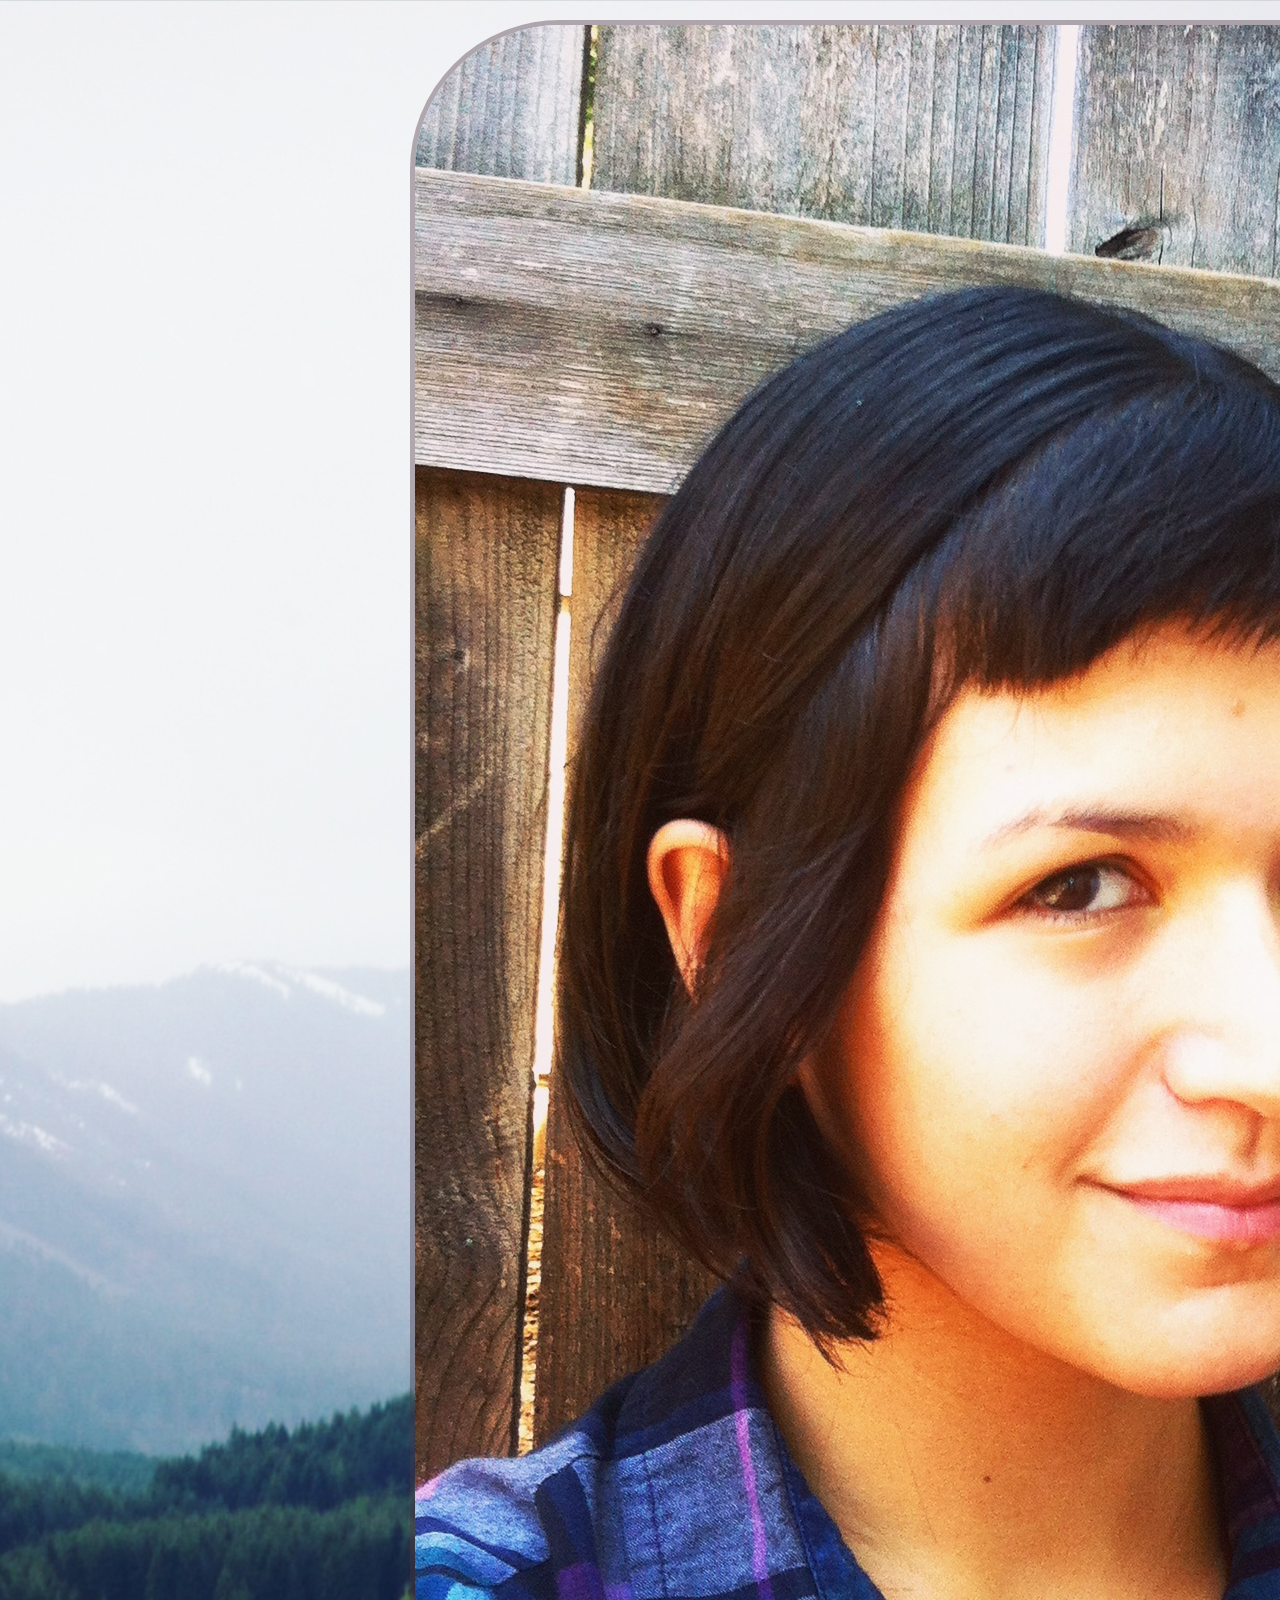
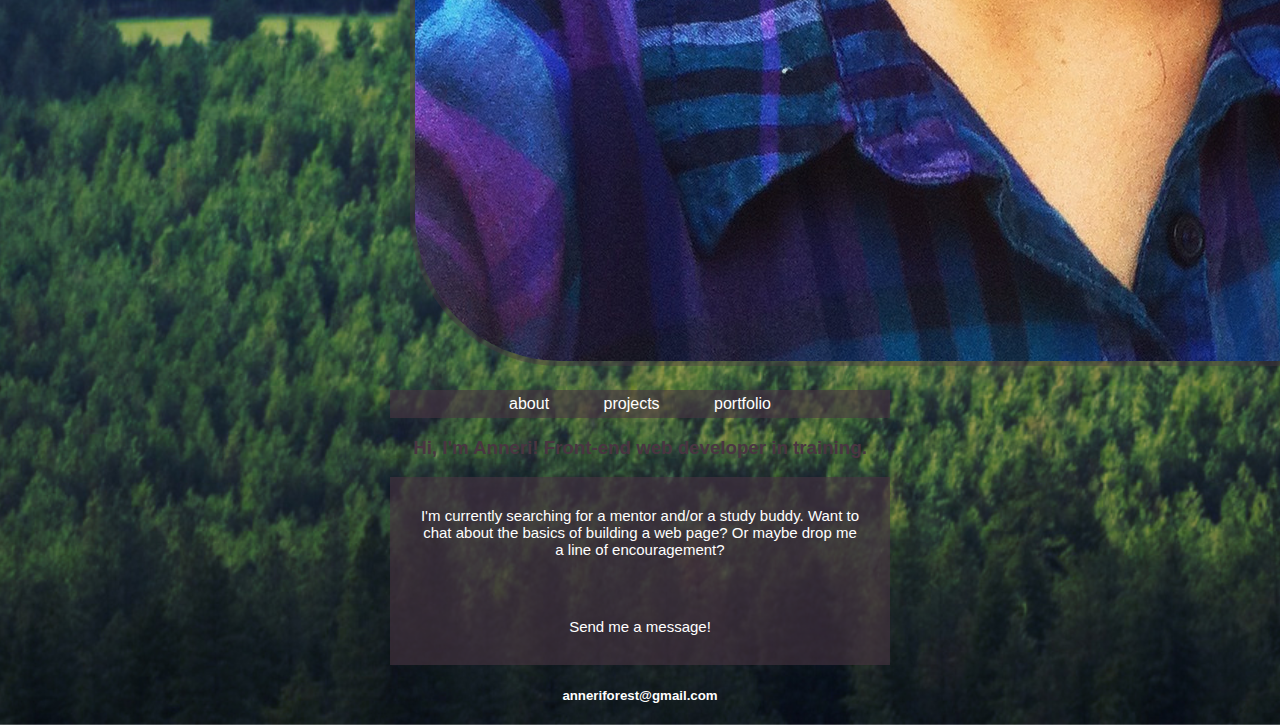
<file: index.html>
<!DOCTYPE html>
<head>
  <title>Anneri Forest</title>
    <link rel="stylesheet" href="main.css" type="text/css" />

</head>
<body>
  <header>
  <img src="images/profilepic2014.JPG">
  <!--hi-res mountain images from https://creativemarket.com/HelloGoodbyeStudio   /75386-Mountains-Hi-Res-Photoset-->
  </header>

  <ul>
    <li class="about">about</li>
    <li class="projects">projects</li>
    <li class="portfolio">portfolio</li>
  </ul>

  <h3>Hi, I'm Anneri! Front-end web developer in training.</h3>
  <p>I'm currently searching for a mentor and/or a study buddy.  Want to chat about the basics of building a web page?  Or maybe drop me a line of encouragement?</p>

  <p class="contact">Send me a message!</p>

<h5>anneriforest@gmail.com</h5>

</body>
</file>
<file: main.css>
body {
      text-align: center;
      background: url("images/sunmountains.jpg");
      background-size: cover;
      background-position: center;
      color: #4A3542;
      font-family: helvetica;
      max-width: 500px;
      margin: 0 auto;
    }
    
    ul {
      color: white;
      padding: 5px;
      background-color: rgba(74, 53, 66, 0.6);
      font-family: helvetica;
    }
    
    li {
      display: inline;
      margin: 0px 20px 0px 20px;
      padding: 5px;
    }
    
    .about:hover {
      color: white;
      background-color: rgba(74, 53, 66, 1.0);
      
    }
    
    .projects:hover {
      color: white;
      background-color: rgba(74, 53, 66, 1.0);
    }
    
    .portfolio:hover {
      color: white;
      background-color: rgba(74, 53, 66, 1.0);
      
    }
    
    .contact:hover {
      color: #0080FF;
      font-weight: bold;
    }
    
    p {
      font-size: 15px;
      color: white;
      background-color: rgba(74, 53, 66, 0.6);
      margin: 0 auto;
      padding: 30px;
      display: block;
      
    }
    
    img {
      border: 5px solid rgba(74, 53, 66, 0.4);
      border-radius: 150px;
    } 
    
    h5 {
      color: white;
    }
    
    header {
      margin: 20px;
    }
</file>
